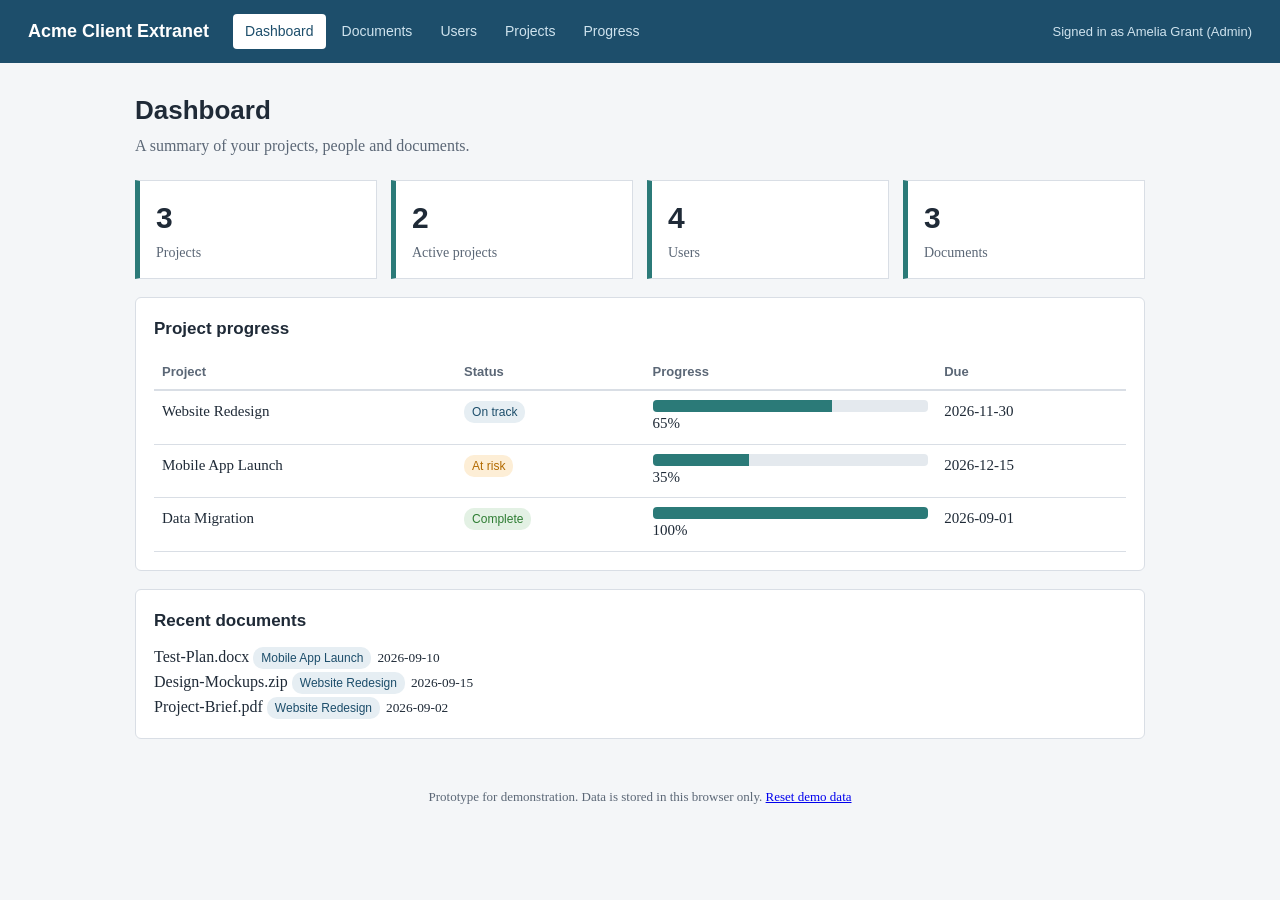
<file: index.html>
<!DOCTYPE html>
<html lang="en"><head><meta charset="utf-8"><meta name="viewport" content="width=device-width, initial-scale=1">
<title>Acme Client Extranet</title><link rel="stylesheet" href="styles.css"></head>
<body data-page="index.html"><main id="app"></main><script src="app.js"></script></body></html>
</file>
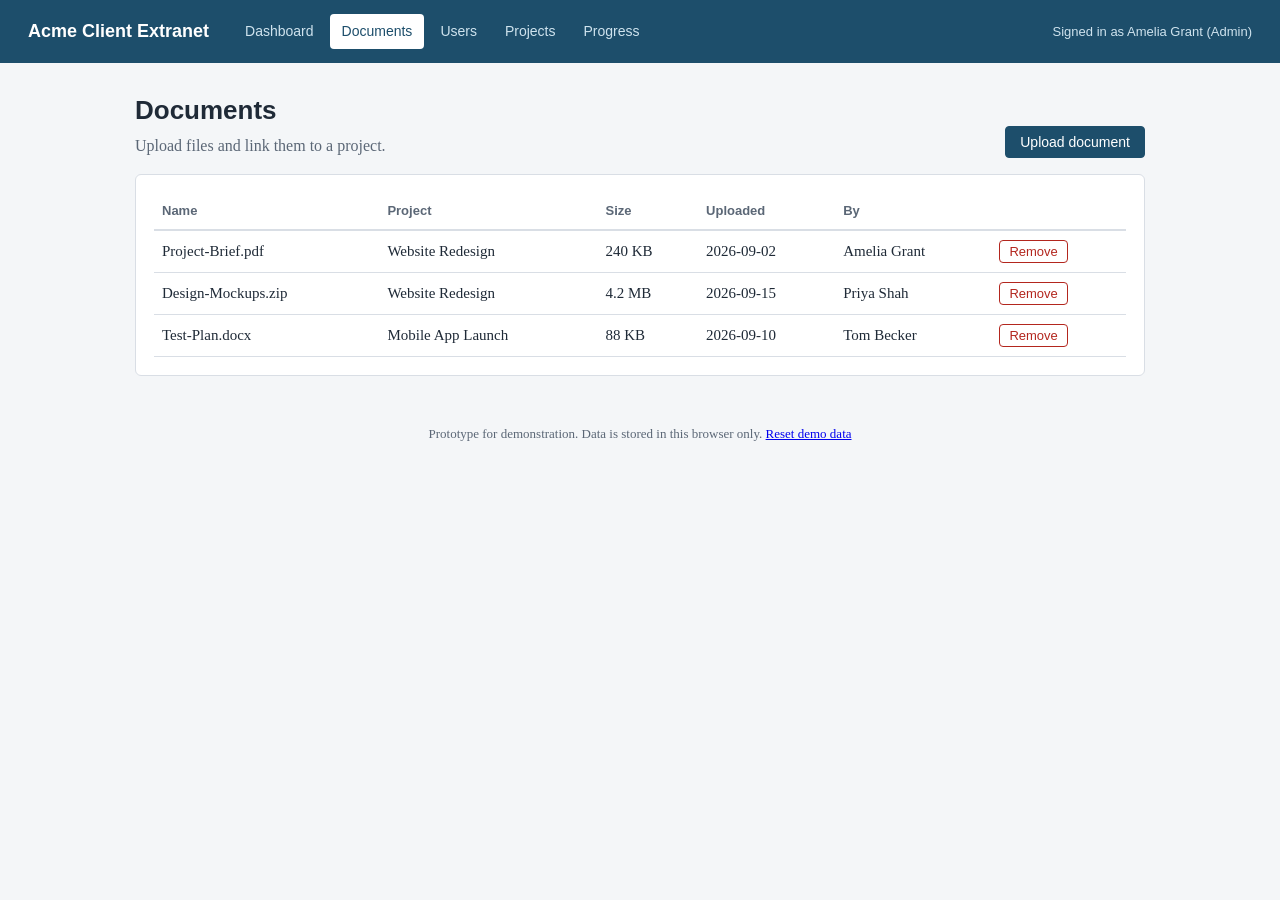
<file: documents.html>
<!DOCTYPE html>
<html lang="en"><head><meta charset="utf-8"><meta name="viewport" content="width=device-width, initial-scale=1">
<title>Acme Client Extranet</title><link rel="stylesheet" href="styles.css"></head>
<body data-page="documents.html"><main id="app"></main><script src="app.js"></script></body></html>
</file>
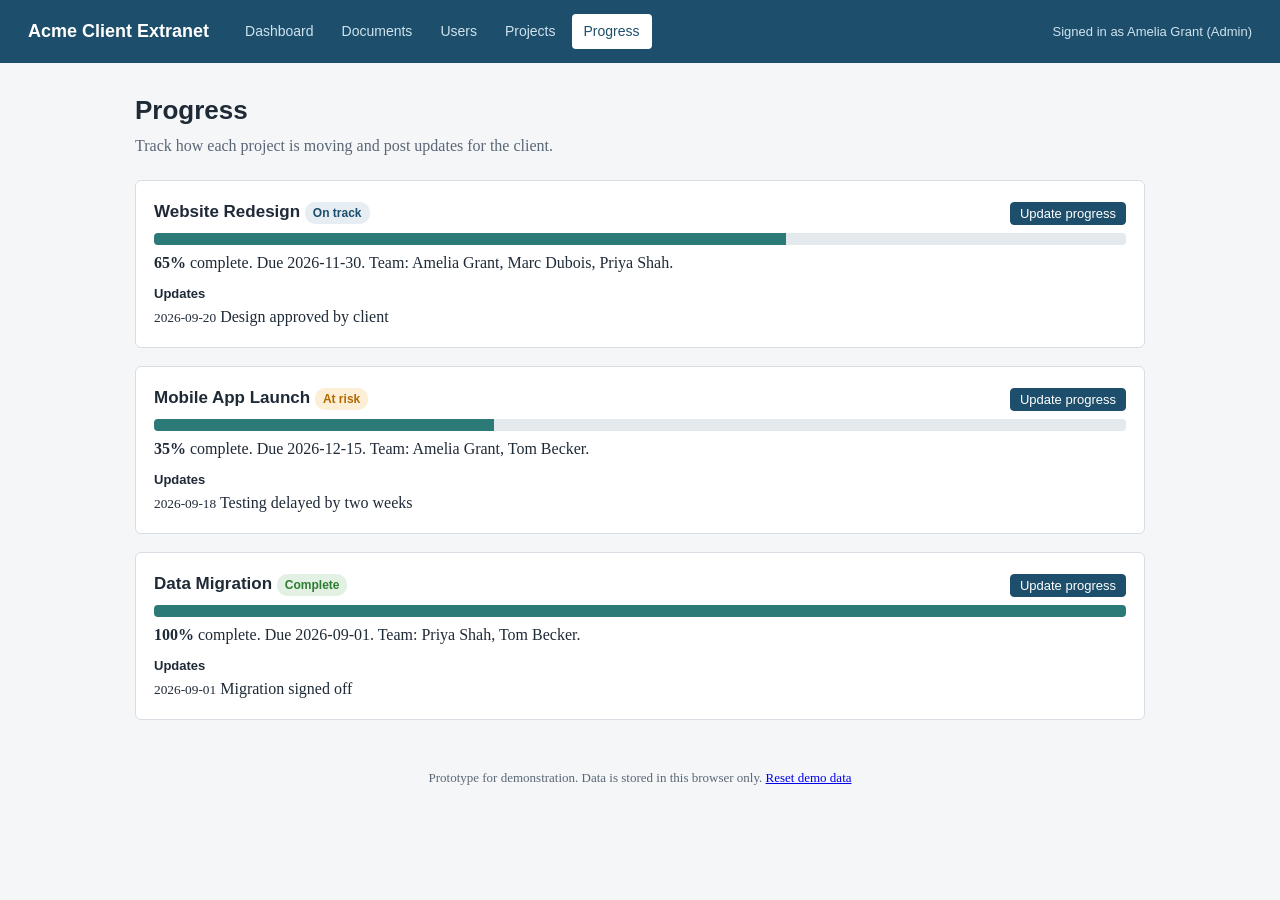
<file: progress.html>
<!DOCTYPE html>
<html lang="en"><head><meta charset="utf-8"><meta name="viewport" content="width=device-width, initial-scale=1">
<title>Acme Client Extranet</title><link rel="stylesheet" href="styles.css"></head>
<body data-page="progress.html"><main id="app"></main><script src="app.js"></script></body></html>
</file>
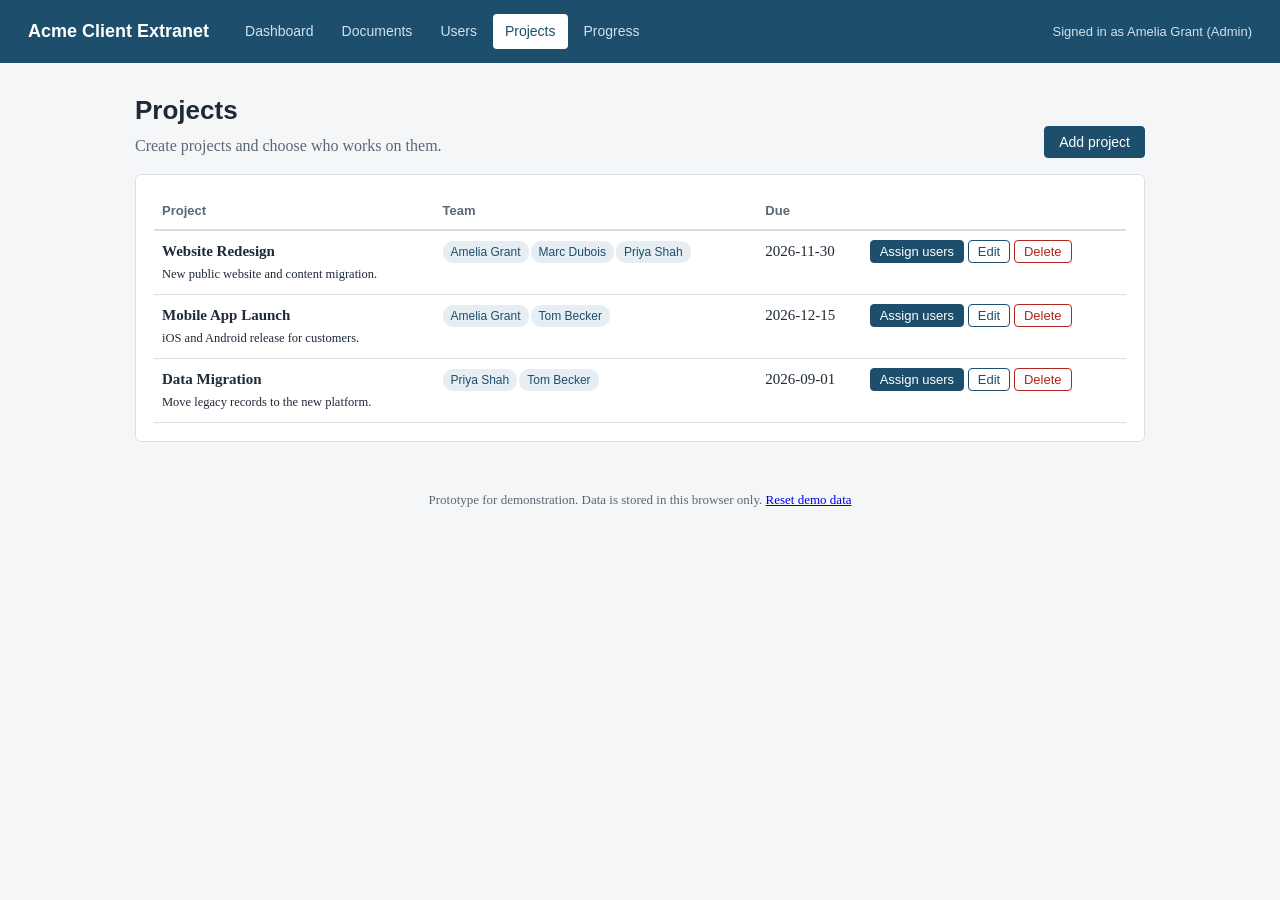
<file: projects.html>
<!DOCTYPE html>
<html lang="en"><head><meta charset="utf-8"><meta name="viewport" content="width=device-width, initial-scale=1">
<title>Acme Client Extranet</title><link rel="stylesheet" href="styles.css"></head>
<body data-page="projects.html"><main id="app"></main><script src="app.js"></script></body></html>
</file>
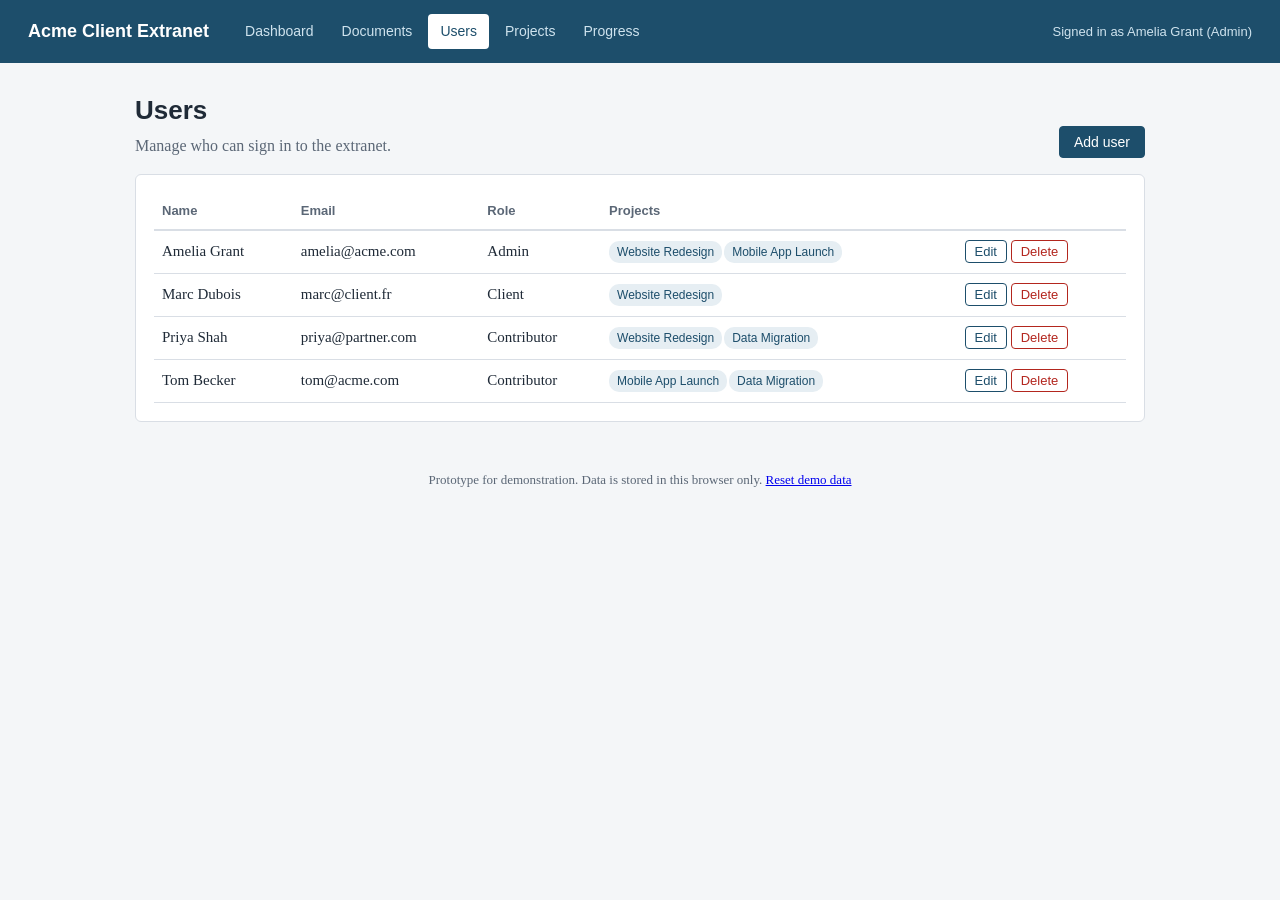
<file: users.html>
<!DOCTYPE html>
<html lang="en"><head><meta charset="utf-8"><meta name="viewport" content="width=device-width, initial-scale=1">
<title>Acme Client Extranet</title><link rel="stylesheet" href="styles.css"></head>
<body data-page="users.html"><main id="app"></main><script src="app.js"></script></body></html>
</file>
<file: styles.css>
:root{--ink:#1f2a37;--muted:#5b6776;--line:#d9dee5;--bg:#f4f6f8;--card:#fff;--brand:#1d4e6b;--brand2:#2b7a78;--ok:#2e7d32;--warn:#b26a00;--bad:#b3261e}
*{box-sizing:border-box}
body{margin:0;font-family:Georgia,"Times New Roman",serif;background:var(--bg);color:var(--ink);line-height:1.5}
h1,h2,h3,button,input,select,textarea,nav,th,.tag{font-family:"Trebuchet MS",Verdana,sans-serif}
header{background:var(--brand);color:#fff;padding:14px 28px;display:flex;flex-wrap:wrap;align-items:center;gap:24px}
header b{font-size:18px;font-family:"Trebuchet MS",Verdana,sans-serif}
nav{display:flex;flex-wrap:wrap;gap:4px;flex:1}
nav a{color:#cfe3ee;text-decoration:none;padding:7px 12px;border-radius:4px;font-size:14px}
nav a:hover{background:rgba(255,255,255,.12)}nav a.on{background:#fff;color:var(--brand)}
.who{font-size:13px;font-family:"Trebuchet MS",Verdana,sans-serif;color:#cfe3ee}
main{max-width:1050px;margin:28px auto;padding:0 20px}
h1{margin:0 0 4px;font-size:26px}.sub{color:var(--muted);margin:0 0 22px}
.bar{display:flex;justify-content:space-between;align-items:flex-end;flex-wrap:wrap;gap:10px;margin-bottom:16px}
.card{background:var(--card);border:1px solid var(--line);border-radius:6px;padding:18px;margin-bottom:18px}
.card h2{margin:0 0 12px;font-size:17px}
.grid{display:grid;grid-template-columns:repeat(auto-fit,minmax(200px,1fr));gap:14px;margin-bottom:18px}
.stat{background:var(--card);border:1px solid var(--line);border-left:5px solid var(--brand2);padding:14px 16px}
.stat b{display:block;font-size:30px;font-family:"Trebuchet MS",Verdana,sans-serif}.stat span{color:var(--muted);font-size:14px}
table{width:100%;border-collapse:collapse;font-size:15px}
th{text-align:left;font-size:13px;color:var(--muted);border-bottom:2px solid var(--line);padding:8px}
td{padding:9px 8px;border-bottom:1px solid var(--line);vertical-align:top}
.wrap{overflow-x:auto}
button{cursor:pointer;border:1px solid var(--brand);background:var(--brand);color:#fff;padding:7px 14px;border-radius:4px;font-size:14px}
button.alt{background:#fff;color:var(--brand)}button.del{background:#fff;color:var(--bad);border-color:var(--bad)}
button.sm{padding:3px 9px;font-size:13px}button:hover{opacity:.85}
:focus-visible{outline:3px solid #e0a800;outline-offset:2px}
input,select,textarea{width:100%;padding:8px;border:1px solid #b9c2cc;border-radius:4px;font-size:14px;background:#fff}
label{display:block;font-size:13px;margin:10px 0 3px;color:var(--muted)}
.tag{display:inline-block;font-size:12px;padding:2px 8px;border-radius:10px;background:#e6eef3;color:var(--brand);margin:1px 2px 1px 0}
.tag.ok{background:#e3f1e4;color:var(--ok)}.tag.warn{background:#fdeed6;color:var(--warn)}.tag.bad{background:#f9e0de;color:var(--bad)}
.prog{background:#e4e9ee;border-radius:4px;height:12px;overflow:hidden;min-width:100px}.prog i{display:block;height:100%;background:var(--brand2)}
.row{display:flex;gap:10px;flex-wrap:wrap}.row>*{flex:1;min-width:160px}
.empty{color:var(--muted);padding:14px 0}
.chk{display:flex;align-items:center;gap:8px;margin:6px 0;color:var(--ink);font-size:15px}.chk input{width:auto}
#modal{position:fixed;inset:0;background:rgba(20,30,40,.5);display:none;align-items:center;justify-content:center;padding:16px}
#modal.open{display:flex}#box{background:#fff;border-radius:6px;padding:22px;width:100%;max-width:480px;max-height:90vh;overflow:auto}
#box h2{margin-top:0}.acts{display:flex;gap:8px;justify-content:flex-end;margin-top:18px}
#toast{position:fixed;bottom:20px;right:20px;background:var(--ink);color:#fff;padding:10px 16px;border-radius:4px;font-family:"Trebuchet MS",Verdana,sans-serif;font-size:14px;display:none}
footer{text-align:center;color:var(--muted);font-size:13px;padding:20px}
</file>
